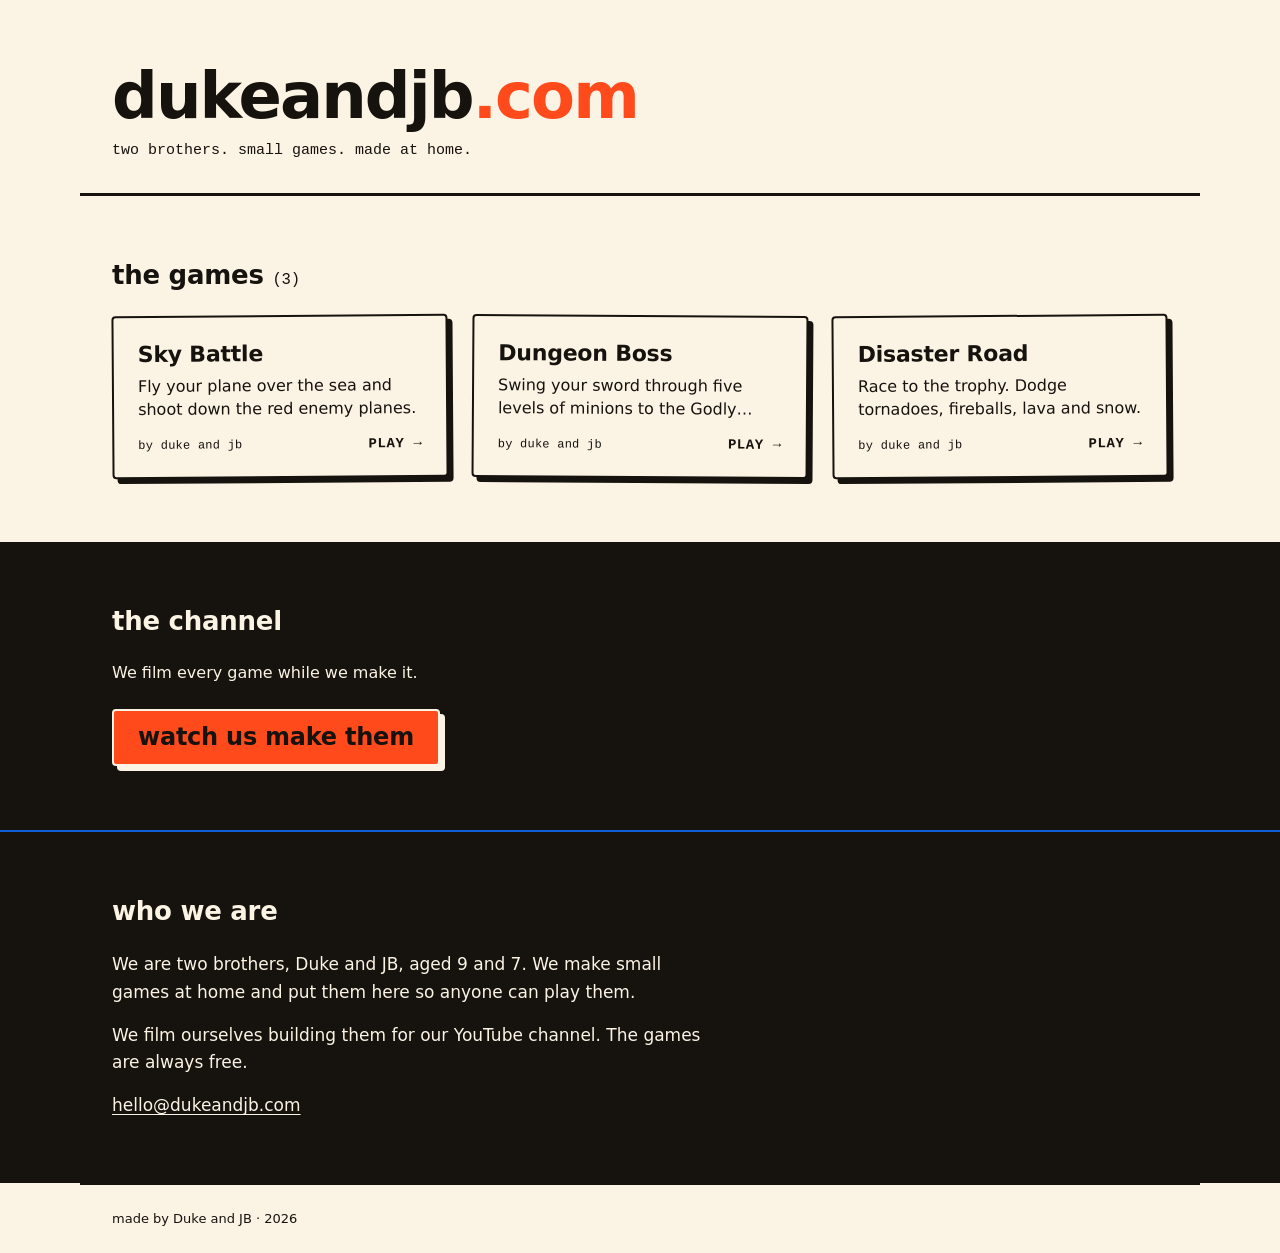
<file: index.html>
<!DOCTYPE html>
<html lang="en-GB">
<head>
  <meta charset="UTF-8">
  <meta name="viewport" content="width=device-width, initial-scale=1">
  <title>dukeandjb.com — games made by two brothers</title>
  <meta name="description" content="Small browser games made by two brothers, Duke and JB, and filmed for their YouTube channel. Free to play on any phone.">
  <meta property="og:title" content="dukeandjb.com — games made by two brothers">
  <meta property="og:description" content="Small browser games made by two brothers, Duke and JB. Free to play on any phone.">
  <link rel="stylesheet" href="style.css">
</head>
<body>
  <a class="skip" href="#games-heading">skip to games</a>

  <header class="header">
    <div class="wrap">
      <h1 class="wordmark">dukeandjb<span class="wordmark__dot">.com</span></h1>
      <p class="tagline">two brothers. small games. made at home.</p>
    </div>
  </header>

  <main>
    <section class="section" aria-labelledby="games-heading">
      <div class="wrap">
        <h2 id="games-heading" class="section__heading">the games <span class="count">(3)</span></h2>
        <ul class="games">
          <li class="card">
            <a class="card__link" href="/games/sky-battle/">
              <h3 class="card__title">Sky Battle</h3>
              <p class="card__desc">Fly your plane over the sea and shoot down the red enemy planes.</p>
              <p class="card__meta">
                <span class="card__by">by Duke and JB</span>
                <span class="card__play">play &rarr;</span>
              </p>
            </a>
          </li>
          <li class="card">
            <a class="card__link" href="/games/dungeon-boss/">
              <h3 class="card__title">Dungeon Boss</h3>
              <p class="card__desc">Swing your sword through five levels of minions to the Godly boss.</p>
              <p class="card__meta">
                <span class="card__by">by Duke and JB</span>
                <span class="card__play">play &rarr;</span>
              </p>
            </a>
          </li>
          <li class="card">
            <a class="card__link" href="/games/disaster-road/">
              <h3 class="card__title">Disaster Road</h3>
              <p class="card__desc">Race to the trophy. Dodge tornadoes, fireballs, lava and snow.</p>
              <p class="card__meta">
                <span class="card__by">by Duke and JB</span>
                <span class="card__play">play &rarr;</span>
              </p>
            </a>
          </li>
        </ul>
      </div>
    </section>

    <div class="invert">
      <section class="section yt">
        <div class="wrap">
          <h2 class="section__heading">the channel</h2>
          <p class="yt__copy">We film every game while we make it.</p>
          <a class="yt-link" href="https://www.youtube.com/@DukeandJB">watch us make them</a>
        </div>
      </section>

      <section class="section about">
        <div class="wrap">
          <h2 class="section__heading">who we are</h2>
          <div class="prose">
            <p>We are two brothers, Duke and JB, aged 9 and 7. We make small games at home and put them here so anyone can play them.</p>
            <p>We film ourselves building them for our YouTube channel. The games are always free.</p>
            <p><a href="mailto:hello@dukeandjb.com">hello@dukeandjb.com</a></p>
          </div>
        </div>
      </section>
    </div>
  </main>

  <footer class="footer">
    <div class="wrap">
      <p>made by Duke and JB · 2026</p>
    </div>
  </footer>
</body>
</html>
</file>
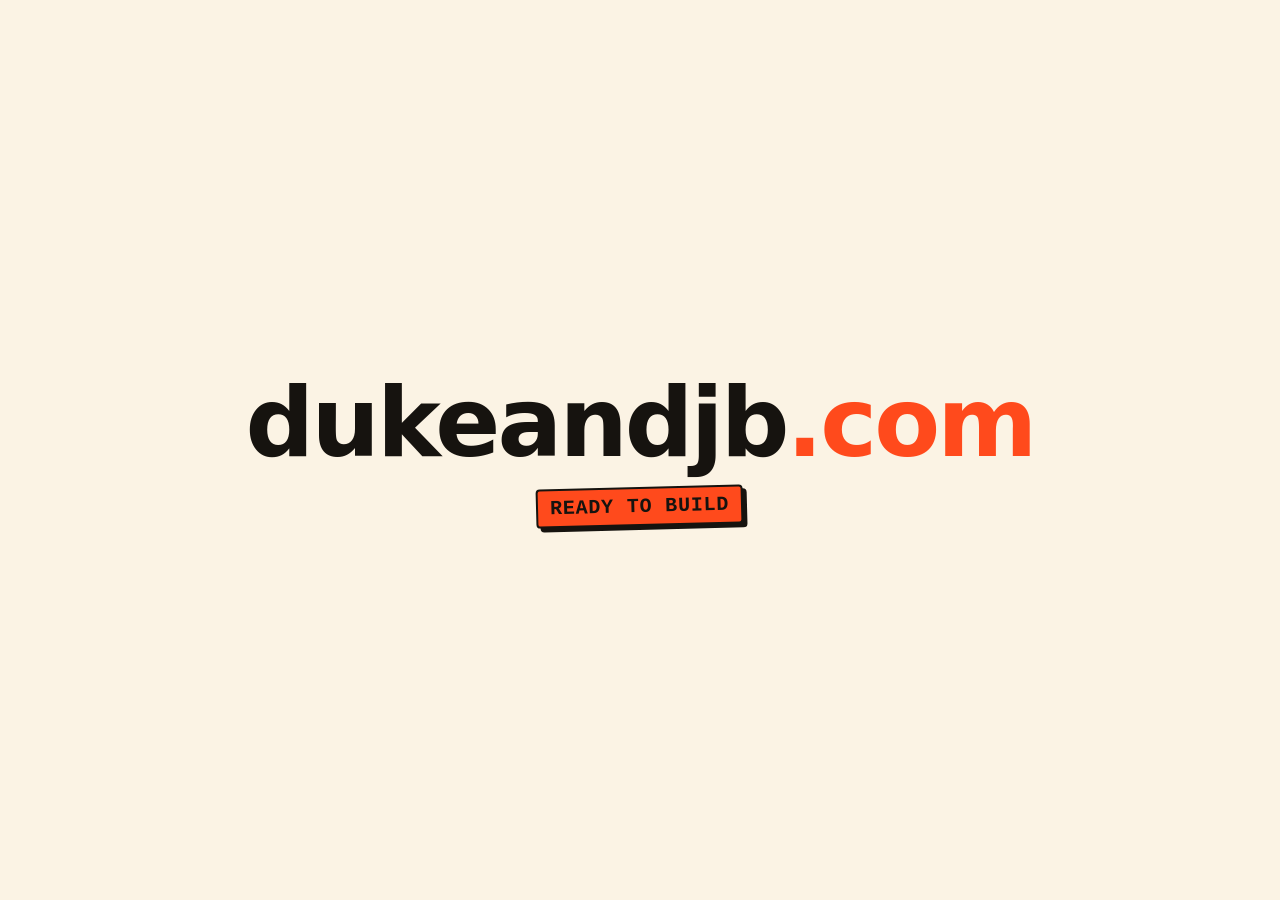
<file: start/index.html>
<!DOCTYPE html>
<html lang="en-GB">
<head>
  <meta charset="UTF-8">
  <meta name="viewport" content="width=device-width, initial-scale=1">
  <title>dukeandjb — ready to build</title>
  <link rel="stylesheet" href="style.css">
</head>
<body>
  <main class="splash">
    <h1 class="wordmark">dukeandjb<span class="dot">.com</span></h1>
    <p class="tag">ready to build</p>
  </main>
</body>
</html>
</file>
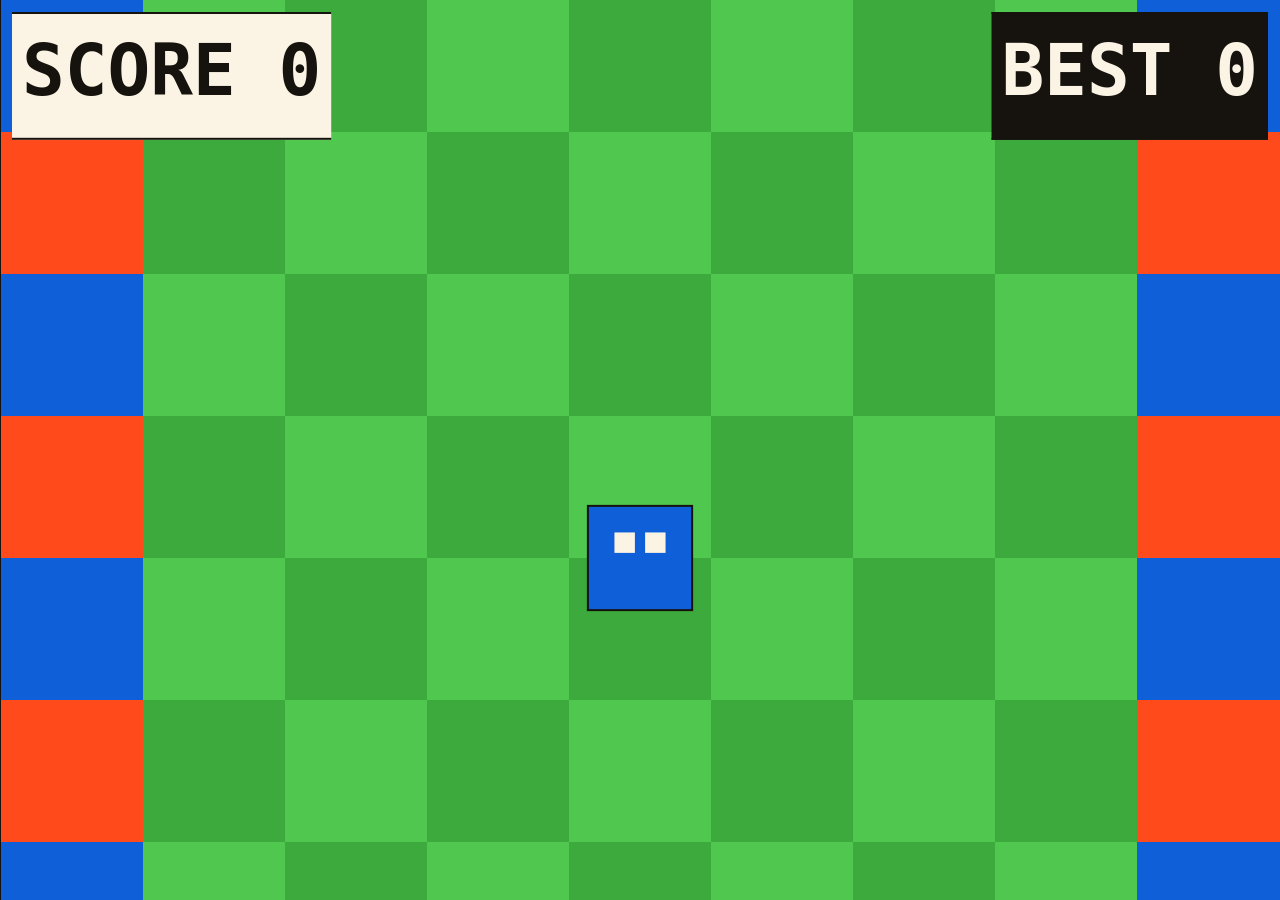
<file: games/disaster-road/index.html>
<!DOCTYPE html>
<html lang="en-GB">
<head>
  <meta charset="UTF-8">
  <meta name="viewport" content="width=device-width, initial-scale=1">
  <title>Disaster Road</title>
  <link rel="stylesheet" href="style.css">
</head>
<body>
  <canvas id="game"></canvas>
  <script src="game.js"></script>
</body>
</html>
</file>
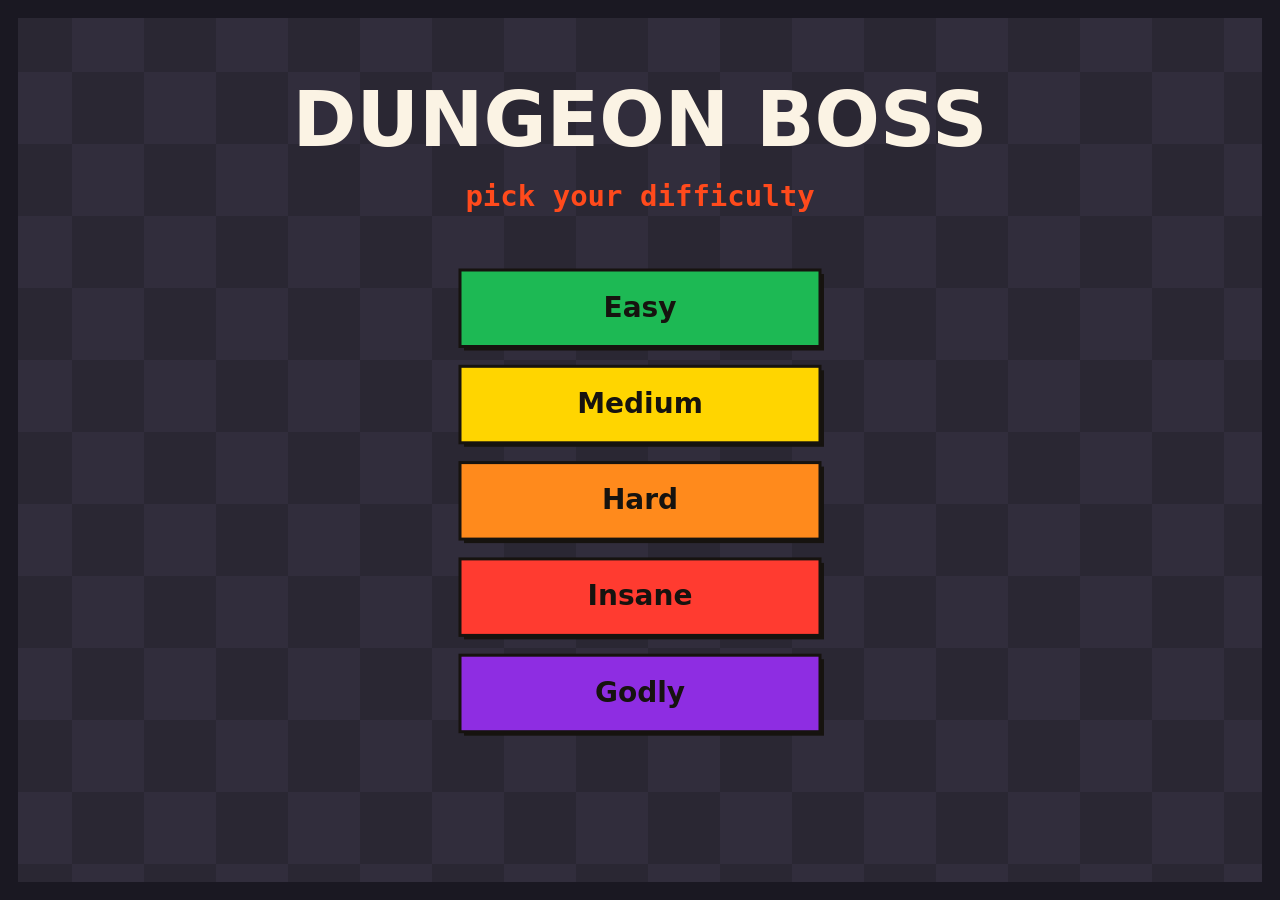
<file: games/dungeon-boss/index.html>
<!DOCTYPE html>
<html lang="en-GB">
<head>
  <meta charset="UTF-8">
  <meta name="viewport" content="width=device-width, initial-scale=1">
  <title>Dungeon Boss</title>
  <link rel="stylesheet" href="style.css">
</head>
<body>
  <canvas id="game"></canvas>
  <script src="game.js"></script>
</body>
</html>
</file>
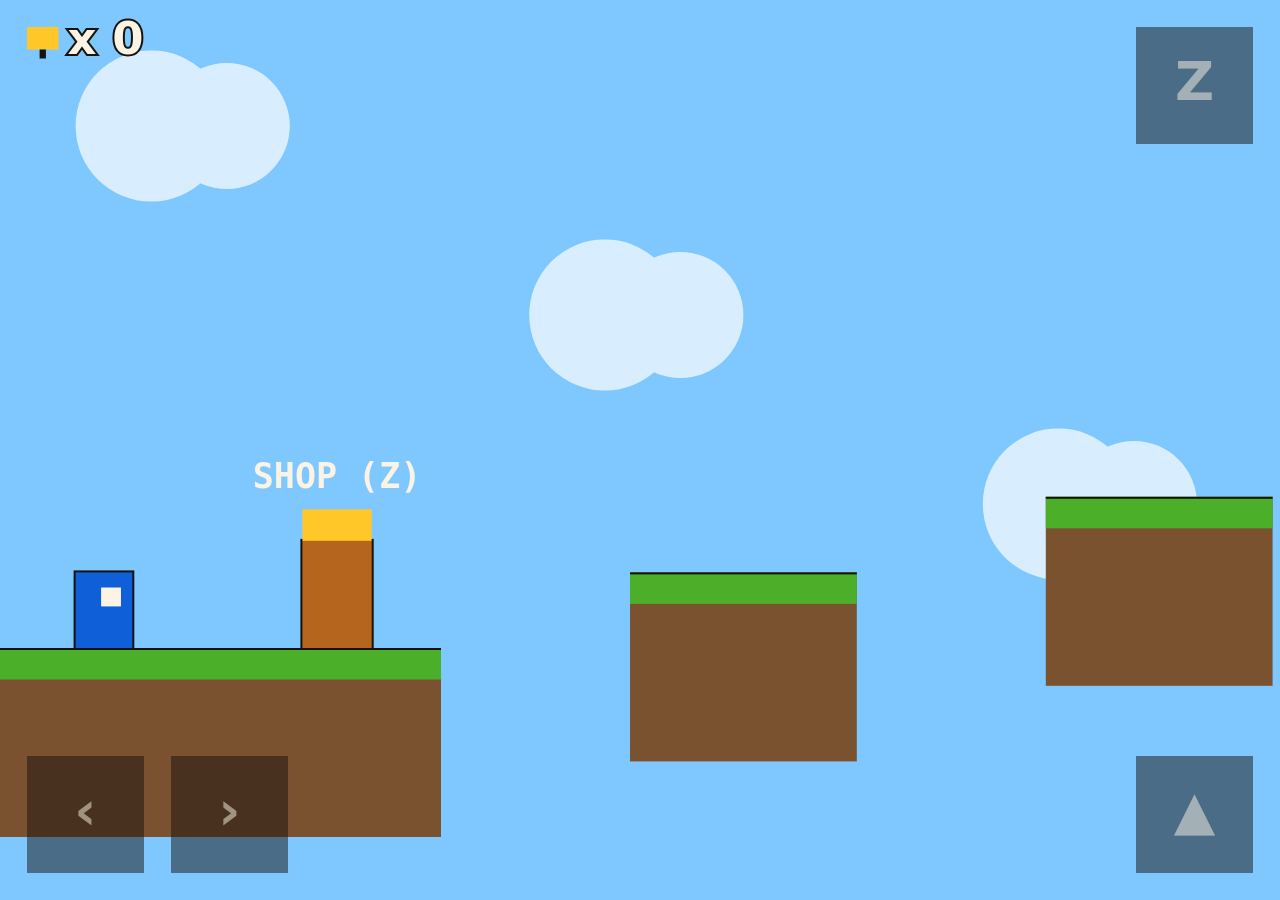
<file: games/portal-obby/index.html>
<!DOCTYPE html>
<html lang="en-GB">
<head>
  <meta charset="UTF-8">
  <meta name="viewport" content="width=device-width, initial-scale=1">
  <title>Portal Obby</title>
  <link rel="stylesheet" href="style.css">
</head>
<body>
  <canvas id="game"></canvas>
  <script src="game.js"></script>
</body>
</html>
</file>
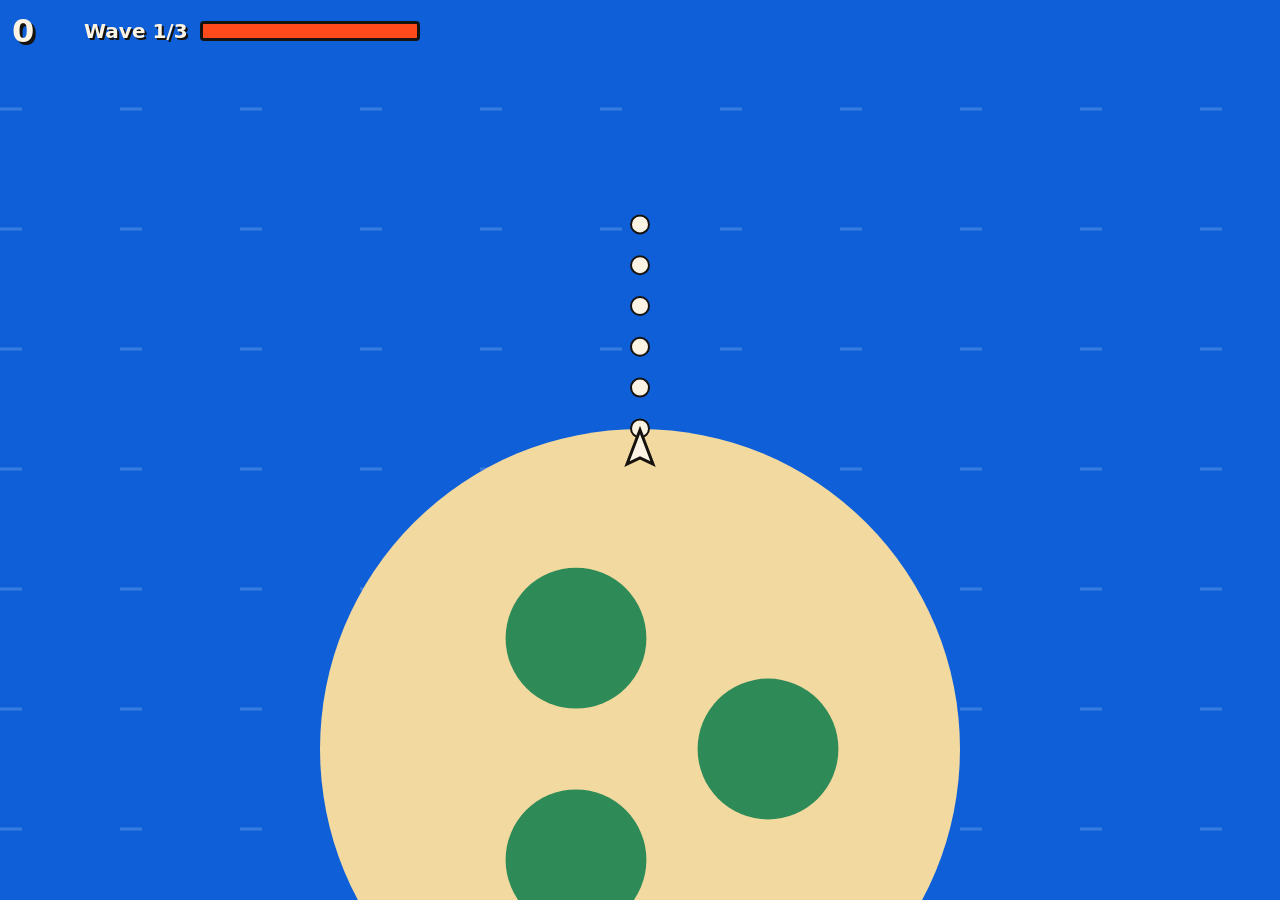
<file: games/sky-battle/index.html>
<!DOCTYPE html>
<html lang="en-GB">
<head>
  <meta charset="UTF-8">
  <meta name="viewport" content="width=device-width, initial-scale=1, maximum-scale=1, user-scalable=no">
  <title>Sky Battle</title>
  <link rel="stylesheet" href="style.css">
</head>
<body>
  <div id="game">
    <canvas id="c"></canvas>

    <div id="hud">
      <div id="score">0</div>
      <div id="wave">Wave 1</div>
      <div id="health"><span id="healthbar"></span></div>
    </div>

    <div id="controls">
      <button id="left" class="ctrl">&lsaquo;</button>
      <button id="right" class="ctrl">&rsaquo;</button>
    </div>

    <div id="over" class="hidden">
      <h1 id="overtitle">Down!</h1>
      <p id="overscore">Score: 0</p>
      <button id="again">Play again</button>
    </div>
  </div>
  <script src="game.js"></script>
</body>
</html>
</file>
<file: style.css>
/* dukeandjb.com — homepage stylesheet. See design.md for the spec. */

:root {
  /* colour */
  --paper:  #FBF3E4;
  --ink:    #16130F;
  --flame:  #FF4A1C;
  --sea:    #0E5FD8;

  /* type */
  --font-sans: system-ui, -apple-system, "Segoe UI", Roboto,
               "Helvetica Neue", Arial, sans-serif;
  --font-mono: ui-monospace, SFMono-Regular, Menlo, Consolas,
               "Liberation Mono", monospace;

  /* spacing */
  --s1: 4px;
  --s2: 8px;
  --s3: 12px;
  --s4: 16px;
  --s5: 24px;
  --s6: 32px;
  --s7: 48px;
  --s8: 64px;
  --s9: 96px;
}

/* reset */
*, *::before, *::after { box-sizing: border-box; }
* { margin: 0; }

html { font-size: 100%; }

body {
  font-family: var(--font-sans);
  line-height: 1.5;
  background: var(--paper);
  color: var(--ink);
  -webkit-font-smoothing: antialiased;
}

/* container */
.wrap {
  max-width: 1120px;
  margin-inline: auto;
  padding-inline: var(--s4);
}
@media (min-width: 45rem) {
  .wrap { padding-inline: var(--s6); }
}

/* visually hidden */
.vh {
  position: absolute; width: 1px; height: 1px;
  margin: -1px; padding: 0; overflow: hidden;
  clip-path: inset(50%); white-space: nowrap; border: 0;
}

/* skip link */
.skip {
  position: absolute; left: var(--s4); top: var(--s4);
  transform: translateY(-200%);
  background: var(--ink); color: var(--paper);
  padding: var(--s2) var(--s4);
  border-radius: 4px;
  text-decoration: none; font-weight: 700;
  z-index: 10;
}
.skip:focus {
  transform: translateY(0);
  outline: 3px solid var(--sea); outline-offset: 3px;
}

/* ---- header ---- */
.header .wrap {
  padding-top: var(--s6);
  padding-bottom: var(--s5);
  border-bottom: 3px solid var(--ink);
}
@media (min-width: 45rem) {
  .header .wrap {
    padding-top: var(--s8);
    padding-bottom: var(--s6);
  }
}

.wordmark {
  font-size: 2.5rem; /* 40px */
  font-weight: 800;
  line-height: 1.0;
  letter-spacing: -0.03em;
  text-transform: lowercase;
  text-wrap: balance;
}
.wordmark__dot { color: var(--flame); }
@media (min-width: 45rem) {
  .wordmark { font-size: 4rem; } /* 64px */
}

.tagline {
  font-family: var(--font-mono);
  font-size: 0.9375rem; /* 15px */
  line-height: 1.4;
  margin-top: var(--s3);
}

/* ---- sections ---- */
.section { padding-top: var(--s7); padding-bottom: var(--s7); }
@media (min-width: 45rem) {
  .section { padding-top: var(--s8); padding-bottom: var(--s8); }
}

.section__heading {
  font-size: 1.375rem; /* 22px */
  font-weight: 700;
  line-height: 1.2;
  letter-spacing: -0.01em;
  text-transform: lowercase;
  text-wrap: balance;
  margin-bottom: var(--s5);
}
@media (min-width: 45rem) {
  .section__heading { font-size: 1.625rem; } /* 26px */
}

.count {
  font-family: var(--font-mono);
  font-size: 0.6em;
  font-weight: 500;
}

/* ---- games grid ---- */
.games {
  list-style: none;
  padding: 0;
  display: grid;
  gap: var(--s4);
  grid-template-columns: 1fr;
}
@media (min-width: 45rem) {
  .games {
    gap: var(--s5);
    grid-template-columns: repeat(auto-fill, minmax(300px, 1fr));
  }
}

/* ---- game card ---- */
.card__link {
  display: flex;
  flex-direction: column;
  min-height: 148px;
  padding: var(--s5);
  background: var(--paper);
  color: var(--ink);
  border: 2px solid var(--ink);
  border-radius: 4px;
  box-shadow: 5px 5px 0 0 var(--ink);
  text-decoration: none;
  transition: transform 120ms ease-out,
              box-shadow 120ms ease-out,
              background-color 120ms ease-out;
}
.card:nth-child(odd)  .card__link { transform: rotate(-0.4deg); }
.card:nth-child(even) .card__link { transform: rotate(0.35deg); }

.card__title {
  font-size: 1.3125rem; /* 21px */
  font-weight: 700;
  line-height: 1.15;
  letter-spacing: -0.01em;
  text-wrap: balance;
}
@media (min-width: 45rem) {
  .card__title { font-size: 1.375rem; } /* 22px */
}

.card__desc {
  font-size: 0.9375rem; /* 15px */
  line-height: 1.45;
  margin-top: var(--s2);
  text-wrap: pretty;
  display: -webkit-box;
  -webkit-line-clamp: 2;
  -webkit-box-orient: vertical;
  overflow: hidden;
}
@media (min-width: 45rem) {
  .card__desc { font-size: 1rem; } /* 16px */
}

.card__meta {
  margin-top: auto;
  padding-top: var(--s4);
  display: flex;
  justify-content: space-between;
  align-items: baseline;
  font-family: var(--font-mono);
}
.card__by {
  font-size: 0.75rem; /* 12px */
  font-weight: 500;
  line-height: 1.2;
  letter-spacing: 0.02em;
  text-transform: lowercase;
}
.card__play {
  font-size: 0.875rem; /* 14px */
  font-weight: 700;
  line-height: 1;
  letter-spacing: 0.04em;
  text-transform: uppercase;
}

/* card interaction */
@media (hover: hover) and (pointer: fine) {
  .card__link:hover {
    background: var(--flame);
    transform: translate(-2px, -2px) rotate(0deg);
    box-shadow: 7px 7px 0 0 var(--ink);
  }
}
.card__link:focus-visible {
  outline: 3px solid var(--sea);
  outline-offset: 3px;
}
.card__link:active {
  transform: translate(2px, 2px) rotate(0deg);
  box-shadow: 2px 2px 0 0 var(--ink);
}

/* ---- inverted band (youtube + about) ---- */
.invert {
  background: var(--ink);
  color: var(--paper);
}
.invert .section__heading { color: var(--paper); }

.about { border-top: 2px solid var(--sea); }

.yt__copy {
  font-size: 1rem;
  margin-bottom: var(--s5);
}

.yt-link {
  display: inline-block;
  padding: var(--s3) var(--s5);
  min-height: 48px;
  background: var(--flame);
  color: var(--ink);
  border: 2px solid var(--paper);
  border-radius: 4px;
  box-shadow: 5px 5px 0 0 var(--paper);
  font-size: 1.25rem; /* 20px */
  font-weight: 800;
  line-height: 1.2;
  letter-spacing: -0.01em;
  text-transform: lowercase;
  text-decoration: none;
  transition: transform 120ms ease-out, box-shadow 120ms ease-out;
}
@media (min-width: 45rem) {
  .yt-link { font-size: 1.5rem; } /* 24px */
}
@media (hover: hover) and (pointer: fine) {
  .yt-link:hover {
    transform: translate(-2px, -2px);
    box-shadow: 7px 7px 0 0 var(--paper);
  }
}
.yt-link:focus-visible {
  outline: 3px solid var(--paper);
  outline-offset: 3px;
}
.yt-link:active {
  transform: translate(2px, 2px);
  box-shadow: 2px 2px 0 0 var(--paper);
}

/* about prose */
.prose { max-width: 60ch; }
.prose p {
  font-size: 1rem;
  line-height: 1.6;
  text-wrap: pretty;
}
@media (min-width: 45rem) {
  .prose p { font-size: 1.0625rem; } /* 17px */
}
.prose p + p { margin-top: var(--s4); }

/* prose links inside inverted block */
.prose a {
  color: var(--paper);
  text-decoration: underline;
  text-decoration-thickness: 1px;
  text-underline-offset: 3px;
}
.prose a:hover { text-decoration-thickness: 2px; }
.prose a:focus-visible {
  outline: 3px solid var(--paper);
  outline-offset: 3px;
}

/* ---- footer ---- */
.footer .wrap {
  padding-top: var(--s5);
  padding-bottom: var(--s5);
  border-top: 2px solid var(--ink);
}
.footer p { font-size: 0.8125rem; line-height: 1.5; } /* 13px */

/* ---- reduced motion ---- */
@media (prefers-reduced-motion: reduce) {
  .card__link,
  .yt-link { transition: none; }
  .card:nth-child(odd)  .card__link,
  .card:nth-child(even) .card__link { transform: none; }
  .card__link:hover,
  .card__link:active,
  .yt-link:hover,
  .yt-link:active { transform: none; }
}
</file>
<file: start/style.css>
:root {
  --paper: #FBF3E4;
  --ink:   #16130F;
  --flame: #FF4A1C;
  --sea:   #0E5FD8;
  --font-sans: system-ui, -apple-system, "Segoe UI", Roboto,
               "Helvetica Neue", Arial, sans-serif;
  --font-mono: ui-monospace, SFMono-Regular, Menlo, Consolas,
               "Liberation Mono", monospace;
}

* { margin: 0; padding: 0; box-sizing: border-box; }

html, body {
  height: 100%;
  background: var(--paper);
  font-family: var(--font-sans);
}

.splash {
  min-height: 100%;
  display: flex;
  flex-direction: column;
  align-items: center;
  justify-content: center;
  gap: 16px;
  padding: 24px;
}

.wordmark {
  font-weight: 800;
  font-size: clamp(40px, 12vw, 96px);
  line-height: 1;
  letter-spacing: -0.03em;
  color: var(--ink);
  text-align: center;
}

.wordmark .dot { color: var(--flame); }

.tag {
  font-family: var(--font-mono);
  font-weight: 700;
  font-size: clamp(14px, 4vw, 20px);
  letter-spacing: 0.04em;
  text-transform: uppercase;
  color: var(--ink);
  border: 2px solid var(--ink);
  background: var(--flame);
  padding: 6px 12px;
  border-radius: 4px;
  box-shadow: 4px 4px 0 0 var(--ink);
  transform: rotate(-1.5deg);
}
</file>
<file: games/disaster-road/style.css>
* { margin: 0; padding: 0; box-sizing: border-box; }

html, body {
  width: 100%;
  height: 100%;
  overflow: hidden;
  background: #16130F;
}

#game {
  display: block;
  width: 100vw;
  height: 100vh;
  touch-action: none;
}
</file>
<file: games/dungeon-boss/style.css>
* { margin: 0; padding: 0; box-sizing: border-box; }

html, body {
  width: 100%;
  height: 100%;
  overflow: hidden;
  background: #16130F;
}

#game {
  display: block;
  width: 100vw;
  height: 100vh;
  touch-action: none;
}
</file>
<file: games/portal-obby/style.css>
* { margin: 0; padding: 0; box-sizing: border-box; }

html, body {
  width: 100%;
  height: 100%;
  overflow: hidden;
  background: #16130F;
}

#game {
  display: block;
  width: 100vw;
  height: 100vh;
  touch-action: none;
}
</file>
<file: games/sky-battle/style.css>
* { margin: 0; padding: 0; box-sizing: border-box; }

html, body {
  height: 100%;
  overflow: hidden;
  background: #0E5FD8;
  font-family: system-ui, -apple-system, "Segoe UI", Roboto, sans-serif;
  -webkit-user-select: none;
  user-select: none;
  -webkit-tap-highlight-color: transparent;
}

#game {
  position: fixed;
  inset: 0;
  touch-action: none;
}

canvas {
  display: block;
  width: 100%;
  height: 100%;
}

/* ---- HUD ---- */
#hud {
  position: absolute;
  top: 12px;
  left: 12px;
  right: 12px;
  display: flex;
  align-items: center;
  gap: 12px;
  pointer-events: none;
}

#score {
  font-weight: 800;
  font-size: 32px;
  color: #FBF3E4;
  text-shadow: 3px 3px 0 #16130F;
  min-width: 60px;
}

#wave {
  font-weight: 800;
  font-size: 20px;
  color: #FBF3E4;
  text-shadow: 2px 2px 0 #16130F;
  white-space: nowrap;
}

#health {
  flex: 1;
  max-width: 220px;
  height: 20px;
  background: #16130F;
  border: 3px solid #16130F;
  border-radius: 4px;
  overflow: hidden;
}

#healthbar {
  display: block;
  height: 100%;
  width: 100%;
  background: #FF4A1C;
  transition: width 120ms ease-out;
}

/* ---- Touch controls ---- */
#controls {
  position: absolute;
  bottom: 24px;
  left: 24px;
  right: 24px;
  display: flex;
  justify-content: space-between;
}

.ctrl {
  width: 90px;
  height: 90px;
  font-size: 52px;
  line-height: 1;
  color: #16130F;
  background: #FBF3E4;
  border: 4px solid #16130F;
  border-radius: 10px;
  box-shadow: 4px 4px 0 0 #16130F;
  font-weight: 800;
  touch-action: none;
}

.ctrl:active {
  transform: translate(2px, 2px);
  box-shadow: 2px 2px 0 0 #16130F;
  background: #FF4A1C;
}

/* ---- Game over ---- */
#over {
  position: absolute;
  inset: 0;
  display: flex;
  flex-direction: column;
  align-items: center;
  justify-content: center;
  gap: 16px;
  background: rgba(22, 19, 15, 0.72);
}

#over.hidden { display: none; }

#overtitle {
  font-size: 56px;
  font-weight: 800;
  color: #FBF3E4;
  text-shadow: 4px 4px 0 #FF4A1C;
}

#overscore {
  font-size: 24px;
  color: #FBF3E4;
}

#again {
  margin-top: 12px;
  padding: 16px 32px;
  font-size: 24px;
  font-weight: 800;
  color: #16130F;
  background: #FF4A1C;
  border: 4px solid #16130F;
  border-radius: 10px;
  box-shadow: 5px 5px 0 0 #16130F;
}

#again:active {
  transform: translate(2px, 2px);
  box-shadow: 2px 2px 0 0 #16130F;
}

/* Hide touch buttons when a real mouse is present */
@media (hover: hover) and (pointer: fine) {
  #controls { display: none; }
}
</file>
